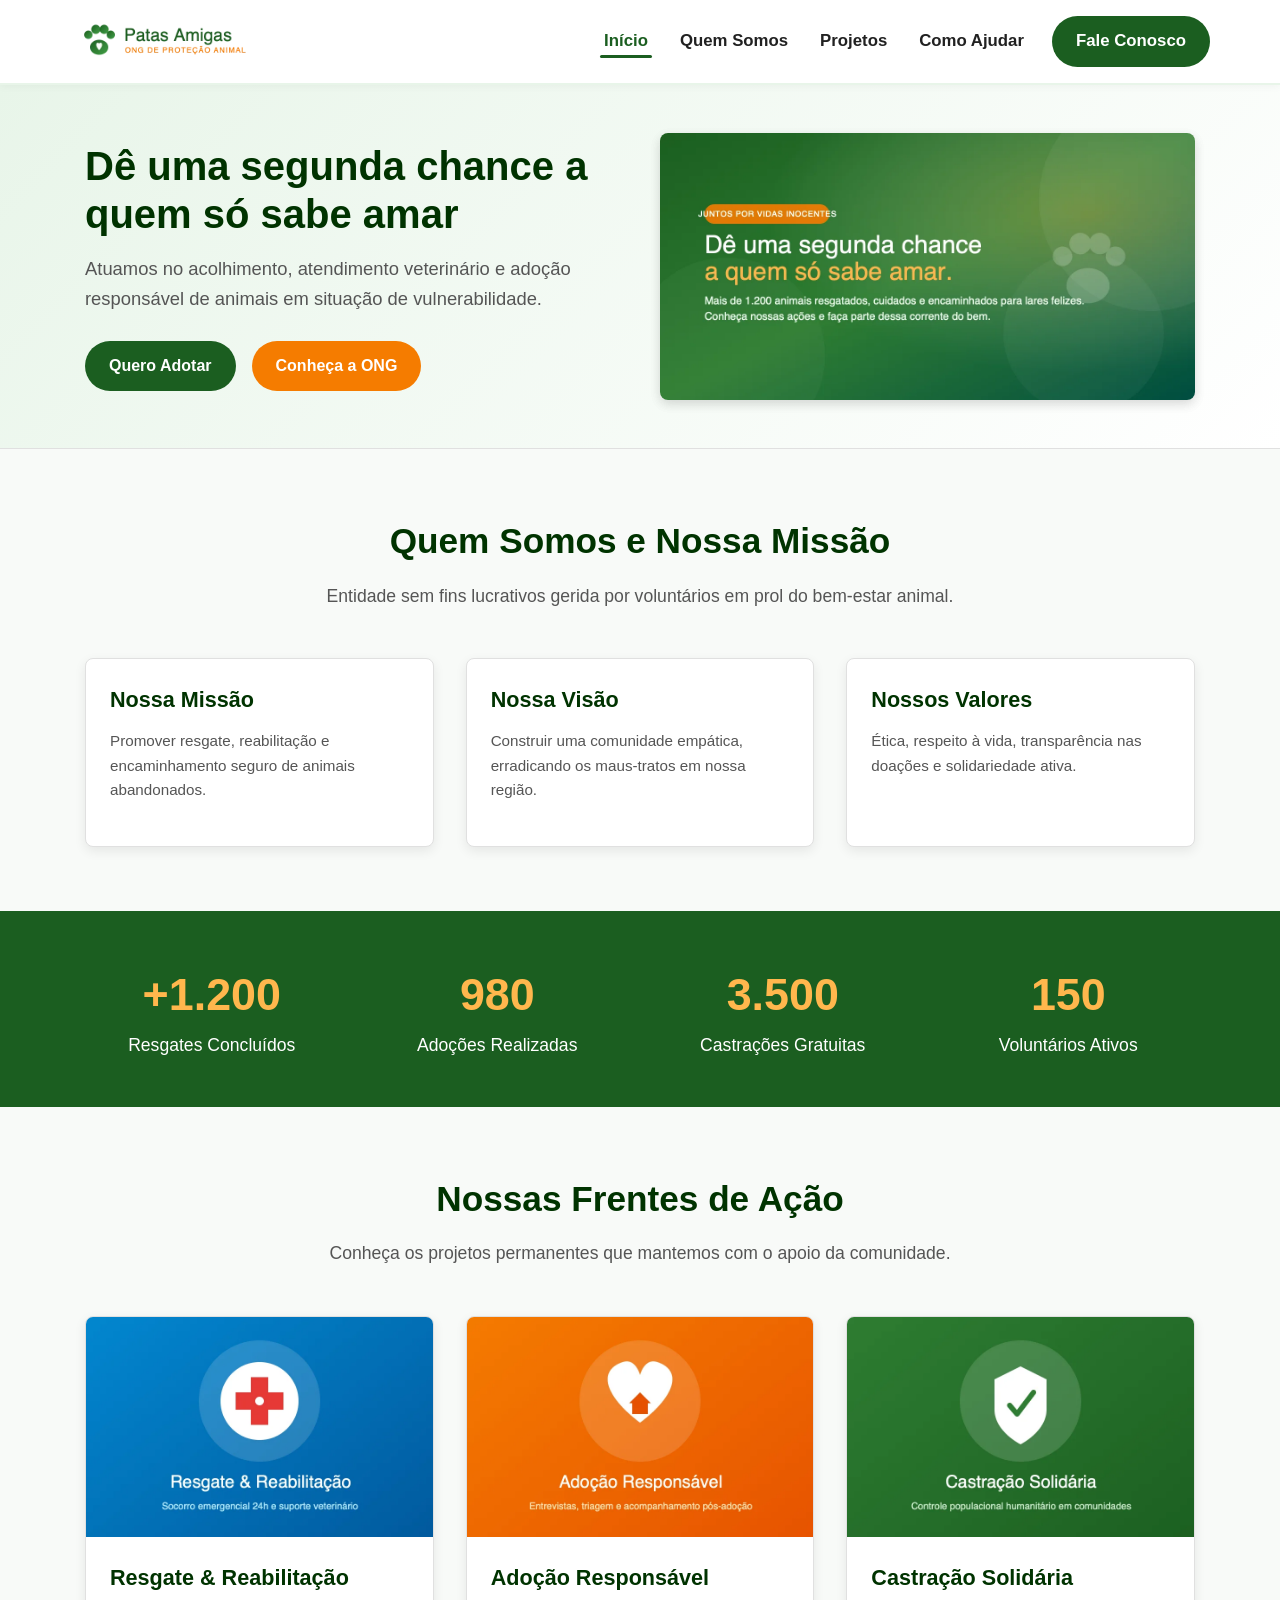
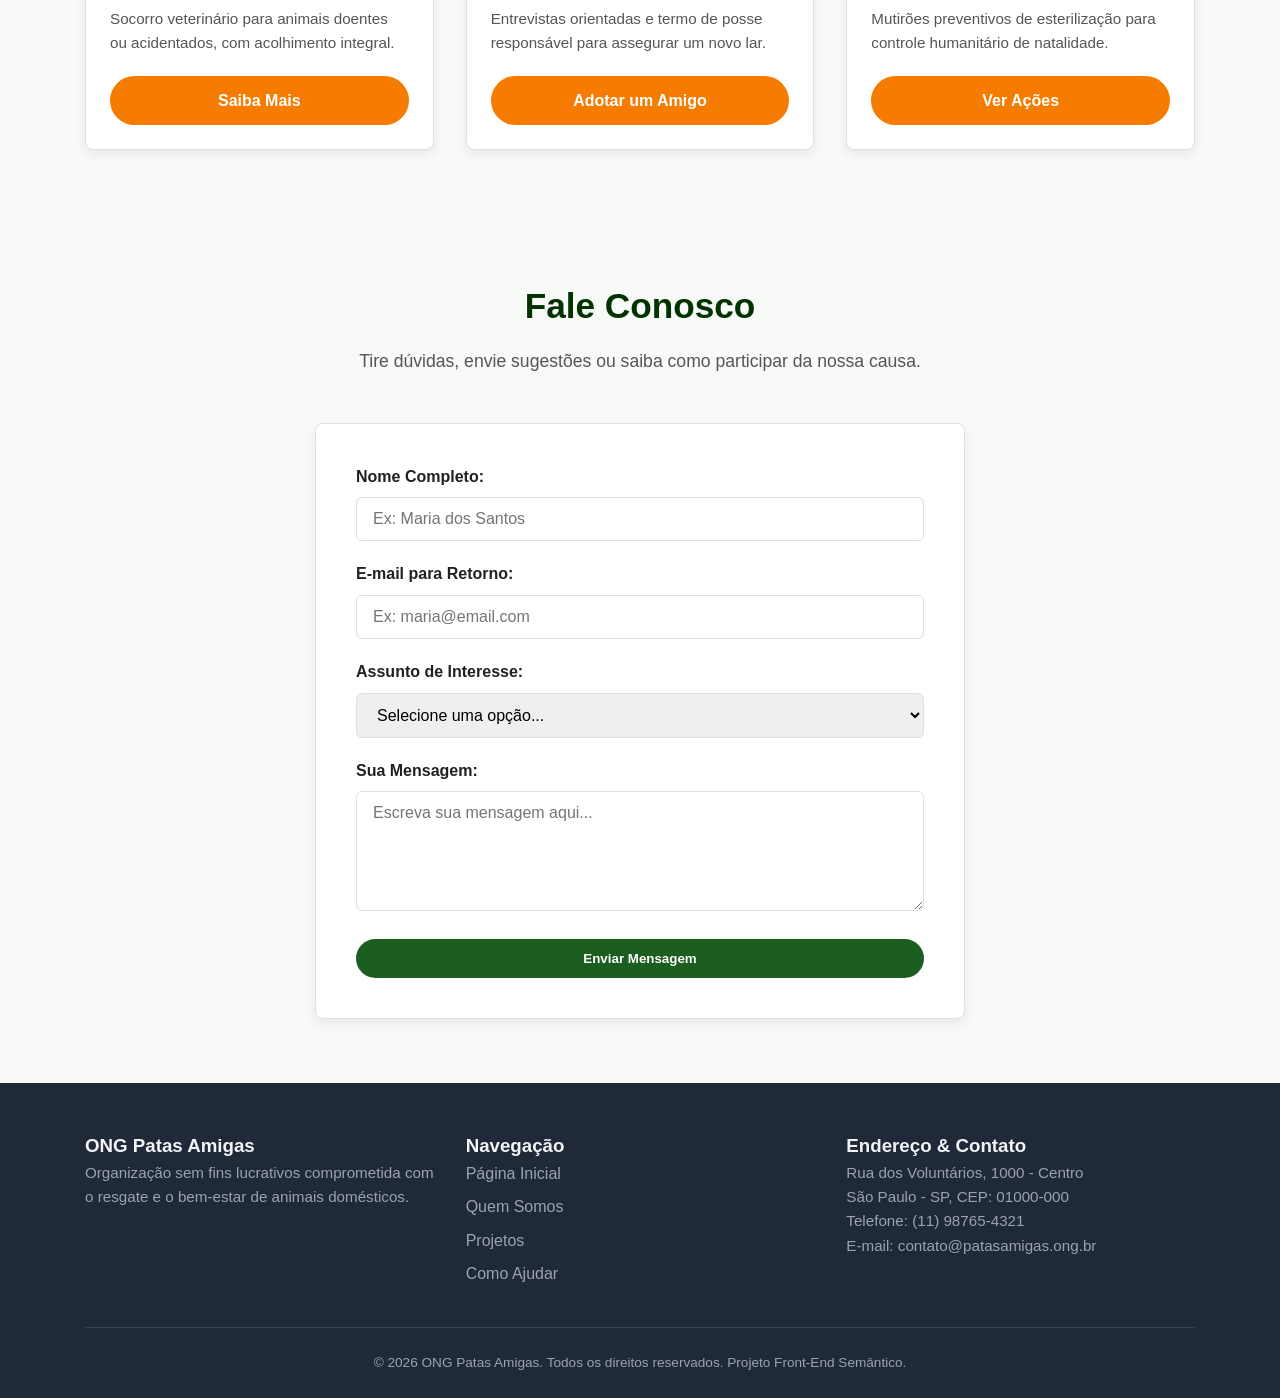
<file: ONG/index.html>
<!DOCTYPE html>
<html lang="pt-BR">
<head>
  <meta charset="UTF-8">
  <meta name="viewport" content="width=device-width, initial-scale=1.0">
  <meta name="description" content="ONG Patas Amigas - Proteção, acolhimento veterinário e adoção responsável de animais em situação de vulnerabilidade.">
  <title>ONG Patas Amigas | Resgate e Adoção Responsável</title>
  <link rel="stylesheet" href="assets/css/style.css">
</head>
<body>
  <header>
    <div class="container header-inner">
      <a href="index.html" class="brand-logo" aria-label="ONG Patas Amigas - Início">
        <picture>
          <source srcset="assets/images/logo.webp" type="image/webp">
          <img src="assets/images/logo.png" alt="Logotipo da ONG Patas Amigas com ilustração de pata e coração" width="220" height="52">
        </picture>
      </a>
      <nav aria-label="Menu Principal">
        <ul>
          <li><a href="index.html" class="active">Início</a></li>
          <li><a href="#sobre">Quem Somos</a></li>
          <li><a href="pages/projetos.html">Projetos</a></li>
          <li><a href="pages/cadastro.html">Como Ajudar</a></li>
          <li><a href="#contato" class="btn btn-primary">Fale Conosco</a></li>
        </ul>
      </nav>
    </div>
  </header>

  <main id="conteudo-principal">
    <section id="inicio" class="hero">
      <div class="container hero-grid">
        <div class="hero-content">
          <h1>Dê uma segunda chance a quem só sabe amar</h1>
          <p>Atuamos no acolhimento, atendimento veterinário e adoção responsável de animais em situação de vulnerabilidade.</p>
          <div class="hero-actions">
            <a href="pages/cadastro.html" class="btn btn-primary">Quero Adotar</a>
            <a href="#sobre" class="btn btn-secondary">Conheça a ONG</a>
          </div>
        </div>
        <div class="hero-image">
          <picture>
            <source srcset="assets/images/hero-banner.webp" type="image/webp">
            <img src="assets/images/hero-banner.jpg" alt="Banner ilustrativo da campanha Juntos por Vidas Inocentes" width="600" height="300">
          </picture>
        </div>
      </div>
    </section>

    <section id="sobre">
      <div class="container">
        <div class="section-header">
          <h2>Quem Somos e Nossa Missão</h2>
          <p>Entidade sem fins lucrativos gerida por voluntários em prol do bem-estar animal.</p>
        </div>
        <div class="projects-grid">
          <article class="card">
            <div class="card-body">
              <h3>Nossa Missão</h3>
              <p>Promover resgate, reabilitação e encaminhamento seguro de animais abandonados.</p>
            </div>
          </article>
          <article class="card">
            <div class="card-body">
              <h3>Nossa Visão</h3>
              <p>Construir uma comunidade empática, erradicando os maus-tratos em nossa região.</p>
            </div>
          </article>
          <article class="card">
            <div class="card-body">
              <h3>Nossos Valores</h3>
              <p>Ética, respeito à vida, transparência nas doações e solidariedade ativa.</p>
            </div>
          </article>
        </div>
      </div>
    </section>

    <div class="stats-banner" aria-label="Indicadores de Impacto">
      <div class="container stats-grid">
        <div class="stat-item">
          <strong>+1.200</strong>
          <span>Resgates Concluídos</span>
        </div>
        <div class="stat-item">
          <strong>980</strong>
          <span>Adoções Realizadas</span>
        </div>
        <div class="stat-item">
          <strong>3.500</strong>
          <span>Castrações Gratuitas</span>
        </div>
        <div class="stat-item">
          <strong>150</strong>
          <span>Voluntários Ativos</span>
        </div>
      </div>
    </div>

    <section id="projetos">
      <div class="container">
        <div class="section-header">
          <h2>Nossas Frentes de Ação</h2>
          <p>Conheça os projetos permanentes que mantemos com o apoio da comunidade.</p>
        </div>
        <div class="projects-grid">
          <article class="card">
            <figure>
              <picture>
                <source srcset="assets/images/resgate-animal.webp" type="image/webp">
                <img src="assets/images/resgate-animal.jpg" alt="Equipe veterinária em socorro a animal resgatado" width="800" height="600" loading="lazy">
              </picture>
            </figure>
            <div class="card-body">
              <h3>Resgate &amp; Reabilitação</h3>
              <p>Socorro veterinário para animais doentes ou acidentados, com acolhimento integral.</p>
              <a href="pages/projetos.html" class="btn btn-secondary">Saiba Mais</a>
            </div>
          </article>

          <article class="card">
            <figure>
              <picture>
                <source srcset="assets/images/adocao-responsavel.webp" type="image/webp">
                <img src="assets/images/adocao-responsavel.jpg" alt="Adoção consciente com triagem cuidadosa" width="800" height="600" loading="lazy">
              </picture>
            </figure>
            <div class="card-body">
              <h3>Adoção Responsável</h3>
              <p>Entrevistas orientadas e termo de posse responsável para assegurar um novo lar.</p>
              <a href="pages/cadastro.html" class="btn btn-secondary">Adotar um Amigo</a>
            </div>
          </article>

          <article class="card">
            <figure>
              <picture>
                <source srcset="assets/images/castracao.webp" type="image/webp">
                <img src="assets/images/castracao.jpg" alt="Campanha preventiva de castração solidária comunitária" width="800" height="600" loading="lazy">
              </picture>
            </figure>
            <div class="card-body">
              <h3>Castração Solidária</h3>
              <p>Mutirões preventivos de esterilização para controle humanitário de natalidade.</p>
              <a href="pages/projetos.html" class="btn btn-secondary">Ver Ações</a>
            </div>
          </article>
        </div>
      </div>
    </section>

    <section id="contato">
      <div class="container">
        <div class="section-header">
          <h2>Fale Conosco</h2>
          <p>Tire dúvidas, envie sugestões ou saiba como participar da nossa causa.</p>
        </div>
        <div class="form-card">
          <form action="#" method="post">
            <div class="form-group">
              <label for="nome-contato">Nome Completo:</label>
              <input type="text" id="nome-contato" name="nome" class="form-control" placeholder="Ex: Maria dos Santos" required minlength="3">
            </div>
            <div class="form-group">
              <label for="email-contato">E-mail para Retorno:</label>
              <input type="email" id="email-contato" name="email" class="form-control" placeholder="Ex: maria@email.com" required>
            </div>
            <div class="form-group">
              <label for="assunto-contato">Assunto de Interesse:</label>
              <select id="assunto-contato" name="assunto" class="form-control" required>
                <option value="">Selecione uma opção...</option>
                <option value="adocao">Informações sobre Adoção</option>
                <option value="voluntariado">Quero ser Voluntário</option>
                <option value="doacao">Doações e Parcerias</option>
                <option value="outros">Outros Assuntos</option>
              </select>
            </div>
            <div class="form-group">
              <label for="mensagem-contato">Sua Mensagem:</label>
              <textarea id="mensagem-contato" name="mensagem" class="form-control" rows="4" placeholder="Escreva sua mensagem aqui..." required></textarea>
            </div>
            <button type="submit" class="btn btn-primary" style="width: 100%;">Enviar Mensagem</button>
          </form>
        </div>
      </div>
    </section>
  </main>

  <footer>
    <div class="container">
      <div class="footer-grid">
        <div class="footer-col">
          <h3>ONG Patas Amigas</h3>
          <p>Organização sem fins lucrativos comprometida com o resgate e o bem-estar de animais domésticos.</p>
        </div>
        <div class="footer-col">
          <h3>Navegação</h3>
          <ul>
            <li><a href="index.html">Página Inicial</a></li>
            <li><a href="#sobre">Quem Somos</a></li>
            <li><a href="pages/projetos.html">Projetos</a></li>
            <li><a href="pages/cadastro.html">Como Ajudar</a></li>
          </ul>
        </div>
        <div class="footer-col">
          <h3>Endereço &amp; Contato</h3>
          <address>
            Rua dos Voluntários, 1000 - Centro<br>
            São Paulo - SP, CEP: 01000-000<br>
            Telefone: (11) 98765-4321<br>
            E-mail: contato@patasamigas.ong.br
          </address>
        </div>
      </div>
      <div class="footer-bottom">
        <p>&copy; 2026 ONG Patas Amigas. Todos os direitos reservados. Projeto Front-End Semântico.</p>
      </div>
    </div>
  </footer>
</body>
</html>
</file>
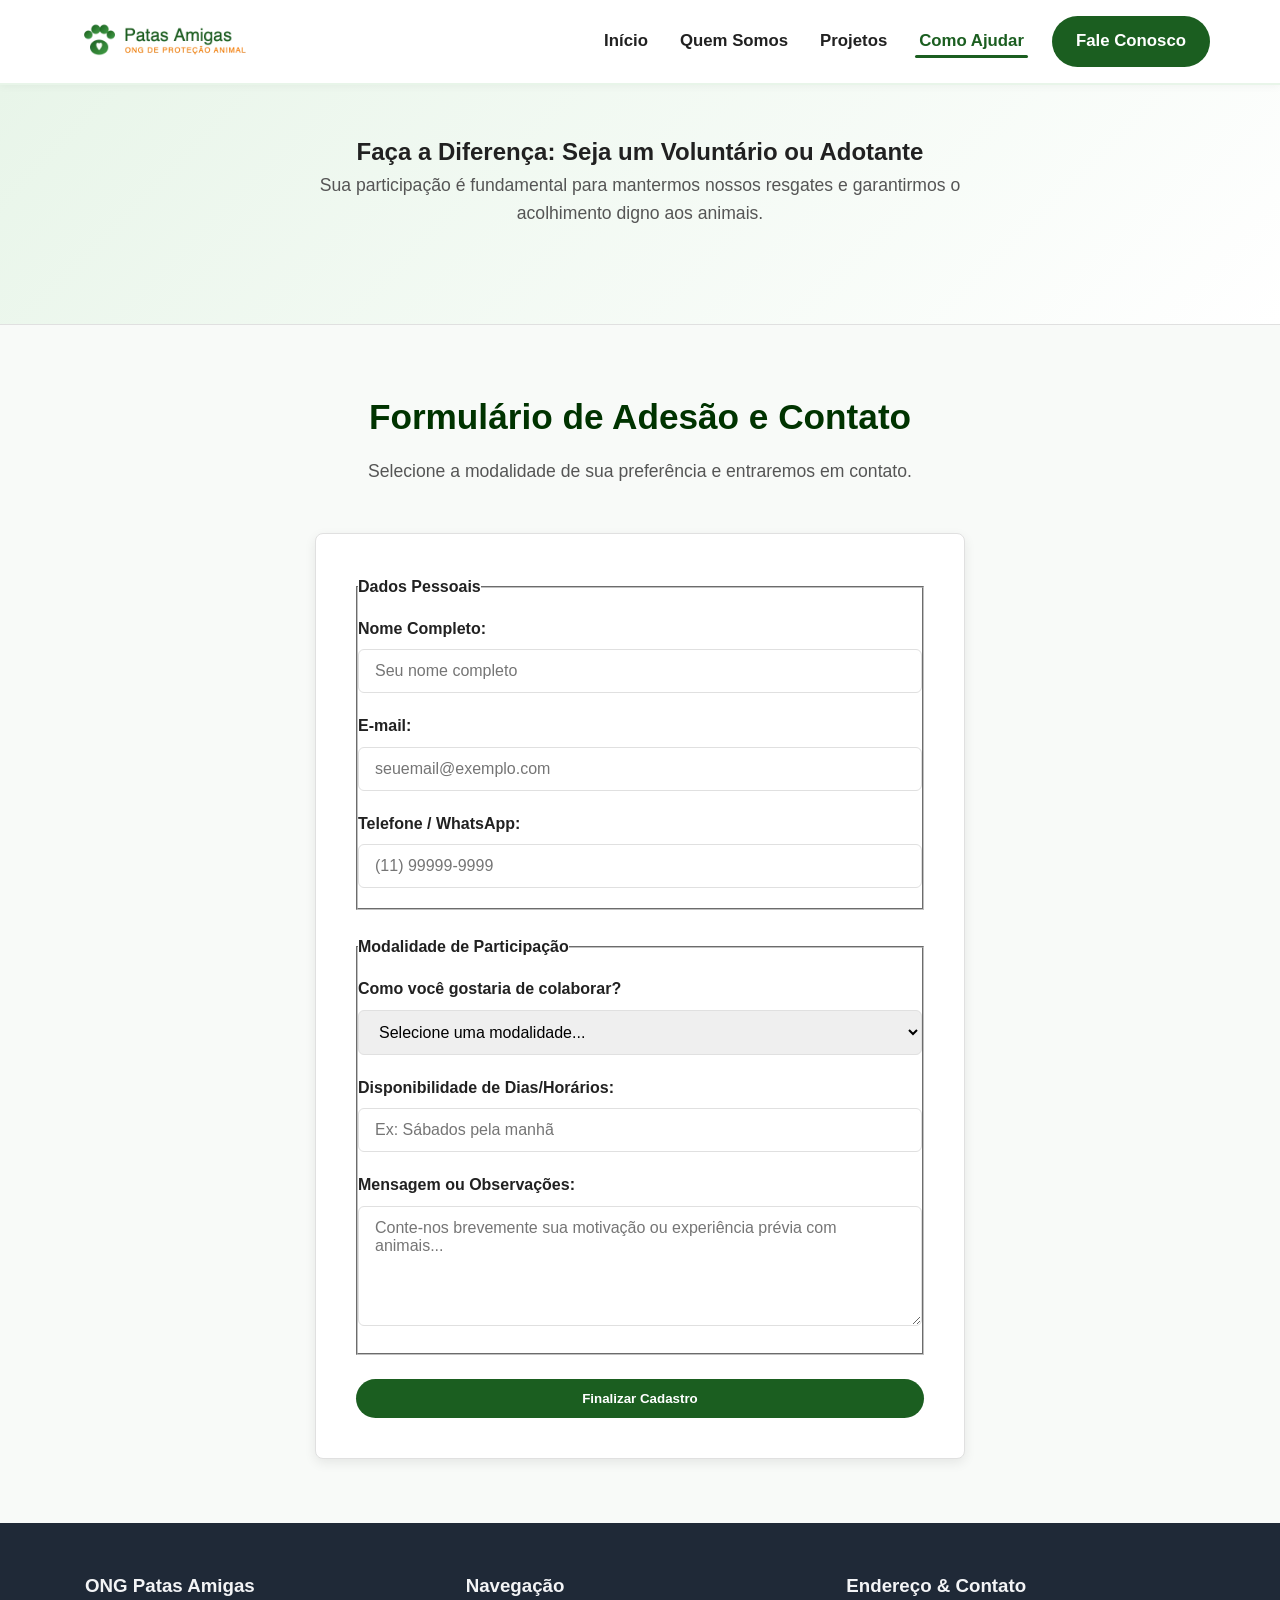
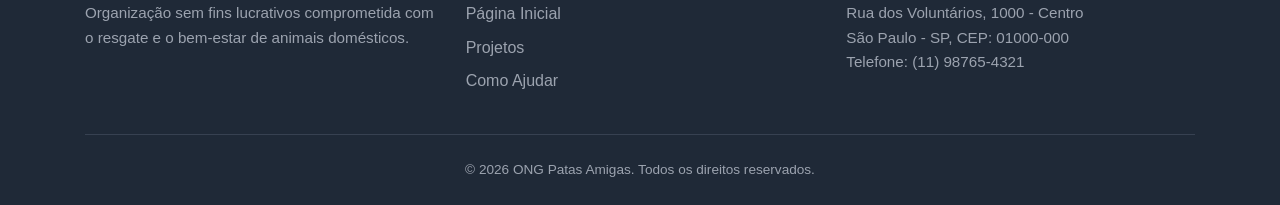
<file: ONG/pages/cadastro.html>
<!DOCTYPE html>
<html lang="pt-BR">
<head>
  <meta charset="UTF-8">
  <meta name="viewport" content="width=device-width, initial-scale=1.0">
  <meta name="description" content="Cadastro de Voluntários e Interessados em Adoção - ONG Patas Amigas. Preencha seus dados e venha somar forças conosco.">
  <title>Cadastre-se | ONG Patas Amigas</title>
  <link rel="stylesheet" href="../assets/css/style.css">
</head>
<body>
  <header>
    <div class="container header-inner">
      <a href="../index.html" class="brand-logo" aria-label="ONG Patas Amigas - Início">
        <picture>
          <source srcset="../assets/images/logo.webp" type="image/webp">
          <img src="../assets/images/logo.png" alt="Logotipo da ONG Patas Amigas" width="220" height="52">
        </picture>
      </a>
      <nav aria-label="Menu Principal">
        <ul>
          <li><a href="../index.html">Início</a></li>
          <li><a href="../index.html#sobre">Quem Somos</a></li>
          <li><a href="projetos.html">Projetos</a></li>
          <li><a href="cadastro.html" class="active">Como Ajudar</a></li>
          <li><a href="../index.html#contato" class="btn btn-primary">Fale Conosco</a></li>
        </ul>
      </nav>
    </div>
  </header>

  <main id="conteudo-principal">
    <section class="hero">
      <div class="container">
        <div class="section-header">
          <h1>Faça a Diferença: Seja um Voluntário ou Adotante</h1>
          <p>Sua participação é fundamental para mantermos nossos resgates e garantirmos o acolhimento digno aos animais.</p>
        </div>
      </div>
    </section>

    <section>
      <div class="container">
        <div class="section-header">
          <h2>Formulário de Adesão e Contato</h2>
          <p>Selecione a modalidade de sua preferência e entraremos em contato.</p>
        </div>
        <div class="form-card">
          <form action="#" method="post">
            <fieldset>
              <legend><strong>Dados Pessoais</strong></legend>
              <div class="form-group" style="margin-top: 1rem;">
                <label for="nome-cad">Nome Completo:</label>
                <input type="text" id="nome-cad" name="nome" class="form-control" placeholder="Seu nome completo" required minlength="3">
              </div>
              <div class="form-group">
                <label for="email-cad">E-mail:</label>
                <input type="email" id="email-cad" name="email" class="form-control" placeholder="seuemail@exemplo.com" required>
              </div>
              <div class="form-group">
                <label for="telefone-cad">Telefone / WhatsApp:</label>
                <input type="tel" id="telefone-cad" name="telefone" class="form-control" placeholder="(11) 99999-9999" required>
              </div>
            </fieldset>

            <fieldset style="margin-top: 1.5rem;">
              <legend><strong>Modalidade de Participação</strong></legend>
              <div class="form-group" style="margin-top: 1rem;">
                <label for="modalidade">Como você gostaria de colaborar?</label>
                <select id="modalidade" name="modalidade" class="form-control" required>
                  <option value="">Selecione uma modalidade...</option>
                  <option value="adocao">Quero Iniciar Processo de Adoção</option>
                  <option value="voluntariado-resgate">Voluntário em Ações de Resgate</option>
                  <option value="voluntariado-feiras">Voluntário em Feiras de Adoção</option>
                  <option value="lar-temporario">Oferecer Lar Temporário (LT)</option>
                  <option value="apadrinhamento">Apadrinhamento Financeiro Mensal</option>
                </select>
              </div>
              <div class="form-group">
                <label for="disponibilidade">Disponibilidade de Dias/Horários:</label>
                <input type="text" id="disponibilidade" name="disponibilidade" class="form-control" placeholder="Ex: Sábados pela manhã">
              </div>
              <div class="form-group">
                <label for="experiencia">Mensagem ou Observações:</label>
                <textarea id="experiencia" name="experiencia" class="form-control" rows="4" placeholder="Conte-nos brevemente sua motivação ou experiência prévia com animais..."></textarea>
              </div>
            </fieldset>

            <div style="margin-top: 1.5rem;">
              <button type="submit" class="btn btn-primary" style="width: 100%;">Finalizar Cadastro</button>
            </div>
          </form>
        </div>
      </div>
    </section>
  </main>

  <footer>
    <div class="container">
      <div class="footer-grid">
        <div class="footer-col">
          <h3>ONG Patas Amigas</h3>
          <p>Organização sem fins lucrativos comprometida com o resgate e o bem-estar de animais domésticos.</p>
        </div>
        <div class="footer-col">
          <h3>Navegação</h3>
          <ul>
            <li><a href="../index.html">Página Inicial</a></li>
            <li><a href="projetos.html">Projetos</a></li>
            <li><a href="cadastro.html">Como Ajudar</a></li>
          </ul>
        </div>
        <div class="footer-col">
          <h3>Endereço &amp; Contato</h3>
          <address>
            Rua dos Voluntários, 1000 - Centro<br>
            São Paulo - SP, CEP: 01000-000<br>
            Telefone: (11) 98765-4321
          </address>
        </div>
      </div>
      <div class="footer-bottom">
        <p>&copy; 2026 ONG Patas Amigas. Todos os direitos reservados.</p>
      </div>
    </div>
  </footer>
</body>
</html>
</file>
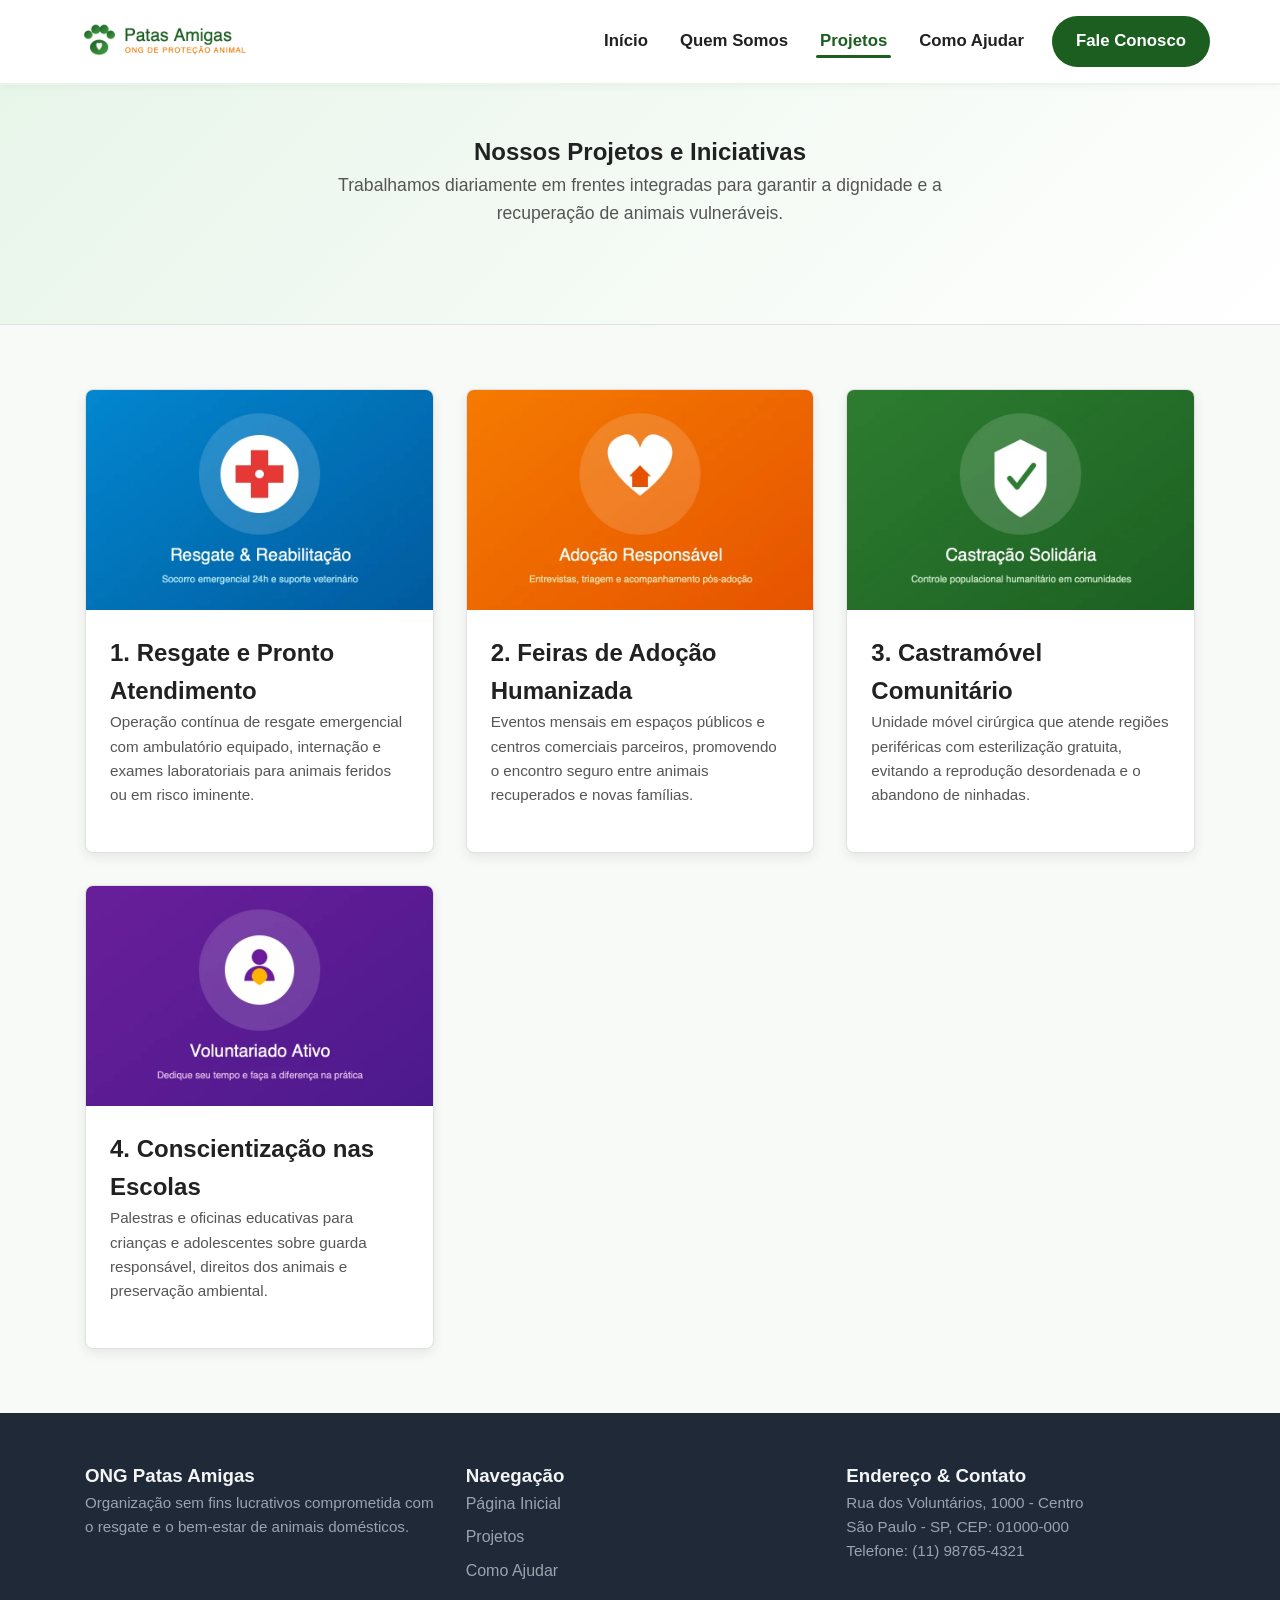
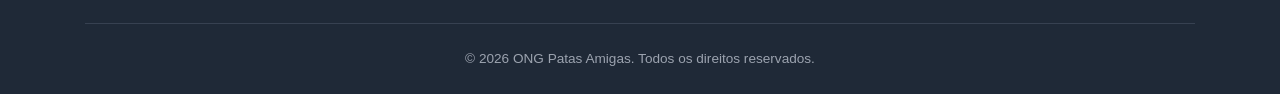
<file: ONG/pages/projetos.html>
<!DOCTYPE html>
<html lang="pt-BR">
<head>
  <meta charset="UTF-8">
  <meta name="viewport" content="width=device-width, initial-scale=1.0">
  <meta name="description" content="Projetos e Ações da ONG Patas Amigas - Conheça nossas iniciativas de resgate, castração e conscientização.">
  <title>Projetos e Ações | ONG Patas Amigas</title>
  <link rel="stylesheet" href="../assets/css/style.css">
</head>
<body>
  <header>
    <div class="container header-inner">
      <a href="../index.html" class="brand-logo" aria-label="ONG Patas Amigas - Início">
        <picture>
          <source srcset="../assets/images/logo.webp" type="image/webp">
          <img src="../assets/images/logo.png" alt="Logotipo da ONG Patas Amigas" width="220" height="52">
        </picture>
      </a>
      <nav aria-label="Menu Principal">
        <ul>
          <li><a href="../index.html">Início</a></li>
          <li><a href="../index.html#sobre">Quem Somos</a></li>
          <li><a href="projetos.html" class="active">Projetos</a></li>
          <li><a href="cadastro.html">Como Ajudar</a></li>
          <li><a href="../index.html#contato" class="btn btn-primary">Fale Conosco</a></li>
        </ul>
      </nav>
    </div>
  </header>

  <main id="conteudo-principal">
    <section class="hero">
      <div class="container">
        <div class="section-header">
          <h1>Nossos Projetos e Iniciativas</h1>
          <p>Trabalhamos diariamente em frentes integradas para garantir a dignidade e a recuperação de animais vulneráveis.</p>
        </div>
      </div>
    </section>

    <section>
      <div class="container">
        <div class="projects-grid">
          <!-- Projeto 1 -->
          <article class="card">
            <figure>
              <picture>
                <source srcset="../assets/images/resgate-animal.webp" type="image/webp">
                <img src="../assets/images/resgate-animal.jpg" alt="Equipe veterinária em atendimento de resgate" width="800" height="600" loading="lazy">
              </picture>
            </figure>
            <div class="card-body">
              <h2>1. Resgate e Pronto Atendimento</h2>
              <p>Operação contínua de resgate emergencial com ambulatório equipado, internação e exames laboratoriais para animais feridos ou em risco iminente.</p>
            </div>
          </article>

          <!-- Projeto 2 -->
          <article class="card">
            <figure>
              <picture>
                <source srcset="../assets/images/adocao-responsavel.webp" type="image/webp">
                <img src="../assets/images/adocao-responsavel.jpg" alt="Adoção e convivência responsável com animais" width="800" height="600" loading="lazy">
              </picture>
            </figure>
            <div class="card-body">
              <h2>2. Feiras de Adoção Humanizada</h2>
              <p>Eventos mensais em espaços públicos e centros comerciais parceiros, promovendo o encontro seguro entre animais recuperados e novas famílias.</p>
            </div>
          </article>

          <!-- Projeto 3 -->
          <article class="card">
            <figure>
              <picture>
                <source srcset="../assets/images/castracao.webp" type="image/webp">
                <img src="../assets/images/castracao.jpg" alt="Campanha preventiva de castração gratuita" width="800" height="600" loading="lazy">
              </picture>
            </figure>
            <div class="card-body">
              <h2>3. Castramóvel Comunitário</h2>
              <p>Unidade móvel cirúrgica que atende regiões periféricas com esterilização gratuita, evitando a reprodução desordenada e o abandono de ninhadas.</p>
            </div>
          </article>

          <!-- Projeto 4 -->
          <article class="card">
            <figure>
              <picture>
                <source srcset="../assets/images/voluntariado.webp" type="image/webp">
                <img src="../assets/images/voluntariado.jpg" alt="Voluntários reunidos em prol da causa animal" width="800" height="600" loading="lazy">
              </picture>
            </figure>
            <div class="card-body">
              <h2>4. Conscientização nas Escolas</h2>
              <p>Palestras e oficinas educativas para crianças e adolescentes sobre guarda responsável, direitos dos animais e preservação ambiental.</p>
            </div>
          </article>
        </div>
      </div>
    </section>
  </main>

  <footer>
    <div class="container">
      <div class="footer-grid">
        <div class="footer-col">
          <h3>ONG Patas Amigas</h3>
          <p>Organização sem fins lucrativos comprometida com o resgate e o bem-estar de animais domésticos.</p>
        </div>
        <div class="footer-col">
          <h3>Navegação</h3>
          <ul>
            <li><a href="../index.html">Página Inicial</a></li>
            <li><a href="projetos.html">Projetos</a></li>
            <li><a href="cadastro.html">Como Ajudar</a></li>
          </ul>
        </div>
        <div class="footer-col">
          <h3>Endereço &amp; Contato</h3>
          <address>
            Rua dos Voluntários, 1000 - Centro<br>
            São Paulo - SP, CEP: 01000-000<br>
            Telefone: (11) 98765-4321
          </address>
        </div>
      </div>
      <div class="footer-bottom">
        <p>&copy; 2026 ONG Patas Amigas. Todos os direitos reservados.</p>
      </div>
    </div>
  </footer>
</body>
</html>
</file>
<file: ONG/assets/css/style.css>
/* ==========================================================================
   ONG Patas Amigas - Folha de Estilos Principal (CSS3)
   Estrutura limpa, responsiva, moderna e acessível
   ========================================================================== */

/* Variáveis de Tema */
:root {
    --primary-color: #1b5e20;
    --primary-light: #43a047;
    --primary-dark: #003300;
    --secondary-color: #f57c00;
    --secondary-light: #ffb74d;
    --text-dark: #212121;
    --text-muted: #555555;
    --bg-light: #f8faf8;
    --bg-white: #ffffff;
    --border-color: #e0e0e0;
    --border-radius: 8px;
    --shadow: 0 4px 12px rgba(0, 0, 0, 0.08);
    --transition: all 0.3s ease;
}

/* Reset e Estilos Gerais */
*, *::before, *::after {
    box-sizing: border-box;
    margin: 0;
    padding: 0;
}

body {
    font-family: -apple-system, BlinkMacSystemFont, "Segoe UI", Roboto, Oxygen, Ubuntu, Cantarell, "Helvetica Neue", sans-serif;
    color: var(--text-dark);
    background-color: var(--bg-light);
    line-height: 1.6;
    font-size: 16px;
}

/* Links */
a {
    color: var(--primary-color);
    text-decoration: none;
    transition: var(--transition);
}

a:hover, a:focus {
    color: var(--secondary-color);
    text-decoration: underline;
}

/* Container */
.container {
    width: 90%;
    max-width: 1140px;
    margin: 0 auto;
    padding: 0 15px;
}

/* Cabeçalho e Navegação */
header {
    background-color: var(--bg-white);
    border-bottom: 2px solid #e8f5e9;
    position: sticky;
    top: 0;
    z-index: 1000;
    box-shadow: 0 2px 8px rgba(0, 0, 0, 0.04);
}

.header-inner {
    display: flex;
    justify-content: space-between;
    align-items: center;
    padding: 1rem 0;
}

.brand-logo {
    display: flex;
    align-items: center;
}

.brand-logo img {
    height: 50px;
    width: auto;
    display: block;
}

nav ul {
    list-style: none;
    display: flex;
    gap: 1.5rem;
    align-items: center;
}

nav a {
    font-weight: 600;
    font-size: 1.05rem;
    color: var(--text-dark);
    padding: 0.5rem 0.25rem;
    position: relative;
}

nav a.active, nav a:hover {
    color: var(--primary-color);
    text-decoration: none;
}

nav a.active::after {
    content: '';
    position: absolute;
    bottom: 0;
    left: 0;
    width: 100%;
    height: 3px;
    background-color: var(--primary-color);
    border-radius: 2px;
}

/* Botões */
.btn {
    display: inline-block;
    padding: 0.75rem 1.5rem;
    font-weight: 700;
    border-radius: 30px;
    border: none;
    cursor: pointer;
    text-align: center;
    transition: var(--transition);
    text-decoration: none !important;
}

.btn-primary {
    background-color: var(--primary-color);
    color: #ffffff !important;
}

.btn-primary:hover {
    background-color: var(--primary-light);
    transform: translateY(-2px);
    box-shadow: 0 4px 10px rgba(27, 94, 32, 0.3);
}

.btn-secondary {
    background-color: var(--secondary-color);
    color: #ffffff !important;
}

.btn-secondary:hover {
    background-color: #e65100;
    transform: translateY(-2px);
    box-shadow: 0 4px 10px rgba(245, 124, 0, 0.3);
}

/* Hero Section */
.hero {
    background: linear-gradient(135deg, #e8f5e9 0%, #ffffff 100%);
    padding: 3rem 0;
    border-bottom: 1px solid var(--border-color);
}

.hero-grid {
    display: grid;
    grid-template-columns: 1fr 1fr;
    gap: 2.5rem;
    align-items: center;
}

.hero-content h1 {
    font-size: 2.5rem;
    font-weight: 800;
    color: var(--primary-dark);
    line-height: 1.2;
    margin-bottom: 1rem;
}

.hero-content p {
    font-size: 1.15rem;
    color: var(--text-muted);
    margin-bottom: 1.75rem;
}

.hero-actions {
    display: flex;
    gap: 1rem;
    flex-wrap: wrap;
}

.hero-image picture, .hero-image img {
    width: 100%;
    height: auto;
    border-radius: var(--border-radius);
    box-shadow: var(--shadow);
    display: block;
}

/* Seções Padrão */
section {
    padding: 4rem 0;
}

.section-header {
    text-align: center;
    max-width: 700px;
    margin: 0 auto 3rem auto;
}

.section-header h2 {
    font-size: 2.2rem;
    color: var(--primary-dark);
    margin-bottom: 0.75rem;
}

.section-header p {
    color: var(--text-muted);
    font-size: 1.1rem;
}

/* Grid de Projetos */
.projects-grid {
    display: grid;
    grid-template-columns: repeat(auto-fit, minmax(300px, 1fr));
    gap: 2rem;
}

.card {
    background-color: var(--bg-white);
    border-radius: var(--border-radius);
    overflow: hidden;
    box-shadow: var(--shadow);
    transition: var(--transition);
    border: 1px solid var(--border-color);
    display: flex;
    flex-direction: column;
}

.card:hover {
    transform: translateY(-5px);
    box-shadow: 0 8px 20px rgba(0, 0, 0, 0.12);
}

.card figure {
    margin: 0;
    overflow: hidden;
}

.card img {
    width: 100%;
    height: 220px;
    object-fit: cover;
    display: block;
}

.card-body {
    padding: 1.5rem;
    display: flex;
    flex-direction: column;
    flex-grow: 1;
}

.card-body h3 {
    font-size: 1.35rem;
    color: var(--primary-dark);
    margin-bottom: 0.75rem;
}

.card-body p {
    color: var(--text-muted);
    font-size: 0.95rem;
    margin-bottom: 1.25rem;
    flex-grow: 1;
}

/* Estatísticas */
.stats-banner {
    background-color: var(--primary-color);
    color: #ffffff;
    padding: 3rem 0;
}

.stats-grid {
    display: grid;
    grid-template-columns: repeat(auto-fit, minmax(200px, 1fr));
    gap: 2rem;
    text-align: center;
}

.stat-item strong {
    display: block;
    font-size: 2.8rem;
    font-weight: 800;
    color: var(--secondary-light);
}

.stat-item span {
    font-size: 1.1rem;
    font-weight: 500;
}

/* Formulário Semântico */
.form-card {
    background: var(--bg-white);
    border-radius: var(--border-radius);
    padding: 2.5rem;
    box-shadow: var(--shadow);
    max-width: 650px;
    margin: 0 auto;
    border: 1px solid var(--border-color);
}

.form-group {
    margin-bottom: 1.25rem;
}

.form-group label {
    display: block;
    font-weight: 600;
    margin-bottom: 0.5rem;
    color: var(--text-dark);
}

.form-control {
    width: 100%;
    padding: 0.75rem 1rem;
    border: 1px solid var(--border-color);
    border-radius: 6px;
    font-size: 1rem;
    font-family: inherit;
    transition: var(--transition);
}

.form-control:focus {
    outline: none;
    border-color: var(--primary-color);
    box-shadow: 0 0 0 3px rgba(27, 94, 32, 0.15);
}

textarea.form-control {
    resize: vertical;
    min-height: 120px;
}

/* Rodapé */
footer {
    background-color: #1f2937;
    color: #f3f4f6;
    padding: 3rem 0 1.5rem 0;
}

.footer-grid {
    display: grid;
    grid-template-columns: repeat(auto-fit, minmax(240px, 1fr));
    gap: 2rem;
    margin-bottom: 2rem;
}

.footer-col h4 {
    color: #ffffff;
    font-size: 1.2rem;
    margin-bottom: 1rem;
    position: relative;
    padding-bottom: 0.5rem;
}

.footer-col h4::after {
    content: '';
    position: absolute;
    bottom: 0;
    left: 0;
    width: 40px;
    height: 2px;
    background-color: var(--secondary-color);
}

.footer-col p, .footer-col address {
    font-style: normal;
    color: #9ca3af;
    font-size: 0.95rem;
    line-height: 1.6;
}

.footer-col ul {
    list-style: none;
}

.footer-col ul li {
    margin-bottom: 0.5rem;
}

.footer-col ul a {
    color: #9ca3af;
}

.footer-col ul a:hover {
    color: #ffffff;
}

.footer-bottom {
    text-align: center;
    border-top: 1px solid #374151;
    padding-top: 1.5rem;
    font-size: 0.85rem;
    color: #9ca3af;
}

/* Responsividade */
@media (max-width: 768px) {
    .header-inner {
        flex-direction: column;
        gap: 1rem;
    }
    
    .hero-grid {
        grid-template-columns: 1fr;
        text-align: center;
    }
    
    .hero-actions {
        justify-content: center;
    }
    
    nav ul {
        flex-wrap: wrap;
        justify-content: center;
        gap: 1rem;
    }
}
</file>
